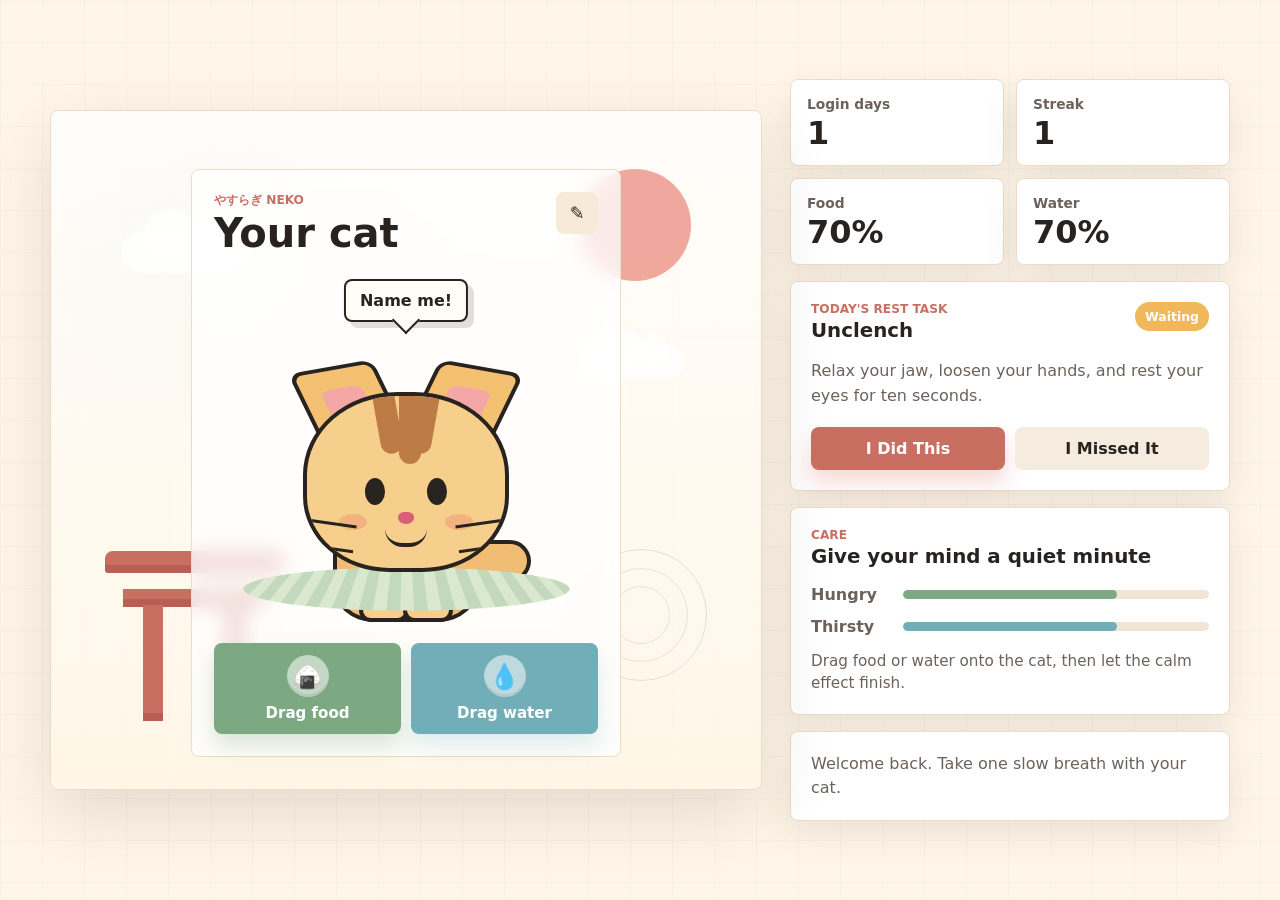
<file: assets/vibecode_voorbeelden/Codex/2026-05-07/make-a-japanese-cat-applacation-where/index.html>
<!doctype html>
<html lang="en">
  <head>
    <meta charset="UTF-8" />
    <meta name="viewport" content="width=device-width, initial-scale=1.0" />
    <title>Neko Rest Companion</title>
    <link rel="stylesheet" href="styles.css" />
  </head>
  <body>
    <main class="app-shell">
      <section class="cat-stage" aria-label="Cat companion">
        <div class="sun" aria-hidden="true"></div>
        <div class="torii" aria-hidden="true">
          <span></span><span></span><span></span><span></span>
        </div>
        <div class="cloud cloud-one" aria-hidden="true"></div>
        <div class="cloud cloud-two" aria-hidden="true"></div>
        <div class="breath-guide" aria-hidden="true"></div>

        <div class="cat-card">
          <div class="cat-name-row">
            <div>
              <p class="eyebrow">やすらぎ neko</p>
              <h1 id="catNameTitle">Your Cat</h1>
            </div>
            <button class="icon-button" id="editNameButton" type="button" aria-label="Edit cat name" title="Edit name">
              ✎
            </button>
          </div>

          <div class="cat-portrait" id="catPortrait" aria-live="polite">
            <div class="calm-effects" id="calmEffects" aria-hidden="true"></div>
            <div class="drop-hint" id="dropHint">Drop care here</div>
            <div class="mood-bubble" id="moodBubble">Name me!</div>
            <div class="cat">
              <div class="ear ear-left"></div>
              <div class="ear ear-right"></div>
              <div class="head">
                <div class="stripe stripe-left"></div>
                <div class="stripe stripe-mid"></div>
                <div class="stripe stripe-right"></div>
                <div class="eye eye-left"></div>
                <div class="eye eye-right"></div>
                <div class="cheek cheek-left"></div>
                <div class="cheek cheek-right"></div>
                <div class="nose"></div>
                <div class="mouth"></div>
                <div class="whiskers whiskers-left"></div>
                <div class="whiskers whiskers-right"></div>
              </div>
              <div class="body">
                <div class="paw paw-left"></div>
                <div class="paw paw-right"></div>
                <div class="tail"></div>
              </div>
            </div>
            <div class="floor-pattern" aria-hidden="true"></div>
          </div>

          <div class="care-actions cat-care-tray">
            <button
              class="care-token"
              id="feedButton"
              type="button"
              draggable="false"
              data-care="feed"
              aria-label="Drag onigiri to the cat or press to feed"
            >
              <span class="token-icon">🍙</span>
              <span>Drag food</span>
            </button>
            <button
              class="care-token"
              id="waterButton"
              type="button"
              draggable="false"
              data-care="water"
              aria-label="Drag water to the cat or press to give water"
            >
              <span class="token-icon">💧</span>
              <span>Drag water</span>
            </button>
          </div>

          <form class="name-form" id="nameForm">
            <label for="catNameInput">Cat name</label>
            <div class="field-row">
              <input id="catNameInput" name="catName" maxlength="18" placeholder="Mochi" autocomplete="off" />
              <button type="submit">Save</button>
            </div>
          </form>
        </div>
      </section>

      <section class="control-panel" aria-label="Cat rest and care controls">
        <div class="stats-grid">
          <article class="stat-card">
            <span>Login days</span>
            <strong id="loginDays">1</strong>
          </article>
          <article class="stat-card">
            <span>Streak</span>
            <strong id="loginStreak">1</strong>
          </article>
          <article class="stat-card">
            <span>Food</span>
            <strong id="foodLevel">70%</strong>
          </article>
          <article class="stat-card">
            <span>Water</span>
            <strong id="waterLevel">70%</strong>
          </article>
        </div>

        <article class="task-panel">
          <div class="section-heading">
            <div>
              <p class="eyebrow">today's rest task</p>
              <h2 id="taskTitle">Loading task...</h2>
            </div>
            <span class="task-status" id="taskStatus">Waiting</span>
          </div>
          <p id="taskText"></p>
          <div class="task-actions">
            <button class="primary-action" id="completeTaskButton" type="button">I Did This</button>
            <button class="quiet-action" id="missTaskButton" type="button">I Missed It</button>
          </div>
        </article>

        <article class="care-panel">
          <div class="section-heading">
            <div>
              <p class="eyebrow">care</p>
              <h2>Give your mind a quiet minute</h2>
            </div>
          </div>
          <div class="meters">
            <label>
              <span>Hungry</span>
              <meter id="foodMeter" min="0" max="100" value="70"></meter>
            </label>
            <label>
              <span>Thirsty</span>
              <meter id="waterMeter" min="0" max="100" value="70"></meter>
            </label>
          </div>
          <p class="care-note">Drag food or water onto the cat, then let the calm effect finish.</p>
        </article>

        <article class="message-panel">
          <p id="catMessage">Welcome back. Take one slow breath with your cat.</p>
        </article>
      </section>
    </main>

    <script src="app.js"></script>
  </body>
</html>
</file>
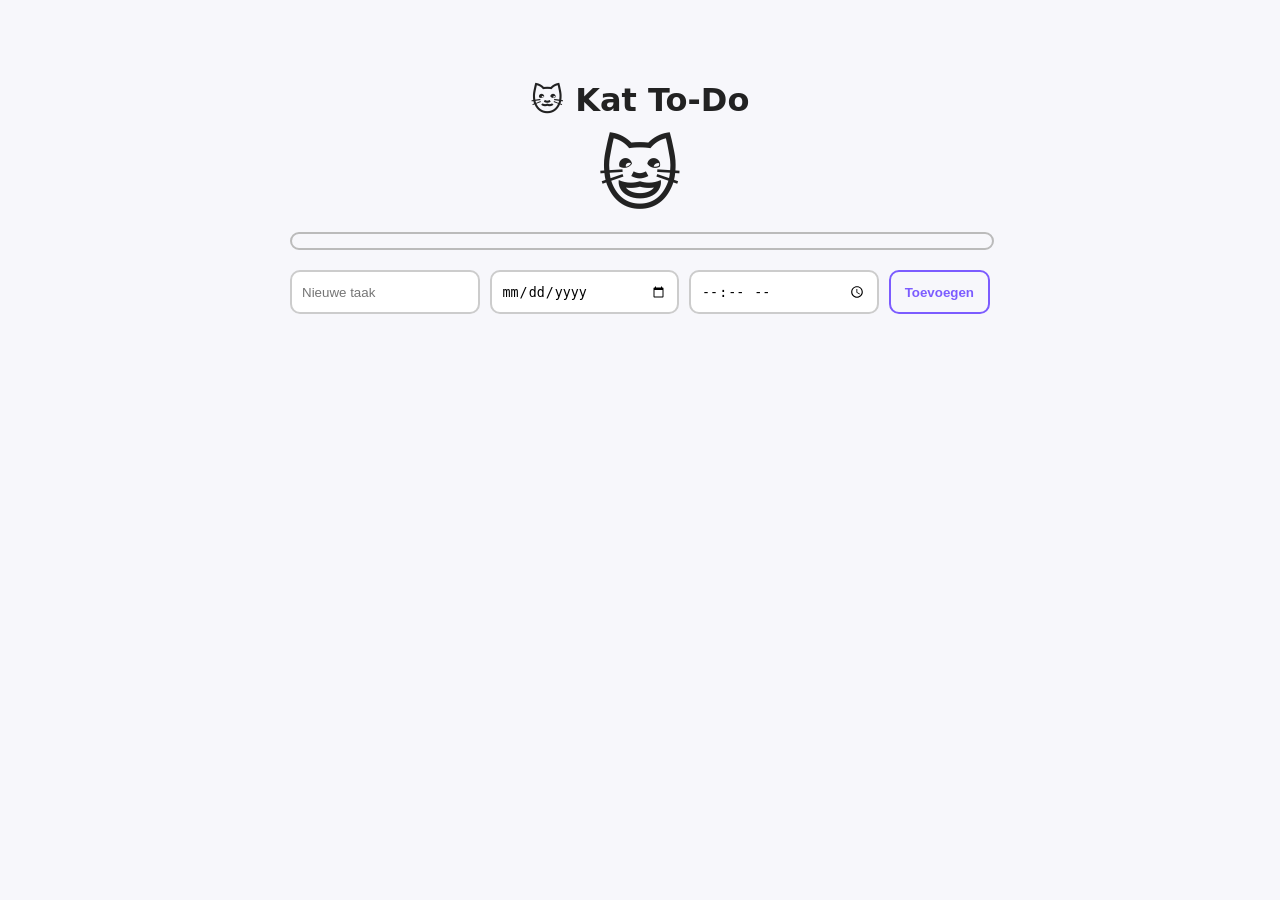
<file: assets/vibecode_voorbeelden/cat.html>
<!DOCTYPE html>
<html lang="nl">
<head>
<meta charset="UTF-8">
<meta name="viewport" content="width=device-width, initial-scale=1.0">
<title>Kat To-Do 🐱</title>

<style>
body {
    font-family: system-ui, Arial, sans-serif;
    background: #f7f7fb;
    max-width: 700px;
    margin: 40px auto;
    padding: 20px;
    color: #222;
}

/* HEADER */
h1 {
    text-align: center;
    margin-bottom: 10px;
}

/* CAT */
#kat {
    font-size: 80px;
    text-align: center;
    margin: 10px 0;
}

/* PROGRESS BAR */
#bar {
    width: 100%;
    height: 14px;
    border: 2px solid #bbb;
    border-radius: 999px;
    overflow: hidden;
    background: transparent;
    margin-bottom: 20px;
}

#bar-fill {
    height: 100%;
    width: 0%;
    background: #7c5cff;
    transition: 0.3s ease;
}

/* INPUT AREA */
.input-box {
    display: flex;
    flex-wrap: wrap;
    gap: 10px;
    margin-bottom: 20px;
}

input {
    padding: 10px;
    border: 2px solid #ccc;
    border-radius: 10px;
    outline: none;
    flex: 1;
    min-width: 120px;
    background: white;
}

input:focus {
    border-color: #7c5cff;
}

/* BUTTON */
button {
    padding: 10px 14px;
    border: 2px solid #7c5cff;
    background: transparent;
    color: #7c5cff;
    border-radius: 10px;
    cursor: pointer;
    font-weight: bold;
    transition: 0.2s;
}

button:hover {
    background: #7c5cff;
    color: white;
}

/* TASK LIST */
ul {
    padding: 0;
}

li {
    list-style: none;
    margin: 10px 0;
    padding: 12px 14px;
    border: 2px solid #ddd;
    border-radius: 12px;
    background: white;
    display: flex;
    justify-content: space-between;
    align-items: center;
    transition: 0.2s;
}

li:hover {
    border-color: #aaa;
}

/* STATES */
.overdue {
    border-color: #ff4d4d;
    color: #ff4d4d;
    font-weight: 600;
}

.done {
    text-decoration: line-through;
    color: #999;
    border-color: #cfcfcf;
}

/* DELETE BUTTON */
button.delete {
    border: 2px solid #ff4d4d;
    color: #ff4d4d;
    background: transparent;
    border-radius: 10px;
    padding: 5px 10px;
}

button.delete:hover {
    background: #ff4d4d;
    color: white;
}
</style>
</head>

<body>

<h1>🐱 Kat To-Do</h1>

<div id="kat">😺</div>

<div id="bar">
  <div id="bar-fill"></div>
</div>

<div class="input-box">
    <input type="text" id="task" placeholder="Nieuwe taak">
    <input type="date" id="date">
    <input type="time" id="time">
    <button onclick="addTask()">Toevoegen</button>
</div>

<ul id="list"></ul>

<script>

function addTask() {

    const task = document.getElementById("task").value.trim();
    const date = document.getElementById("date").value;
    const time = document.getElementById("time").value;

    if (!task) return;

    const li = document.createElement("li");

    li.dataset.date = date;
    li.dataset.time = time;

    li.innerHTML = `
        <span>
            <input type="checkbox" onchange="updateUI()">
            ${task}
            <small style="color:#777">
                ${date || "geen datum"} ${time || ""}
            </small>
        </span>

        <button class="delete" onclick="this.parentElement.remove(); updateUI();">
            delete
        </button>
    `;

    document.getElementById("list").appendChild(li);

    document.getElementById("task").value = "";
    document.getElementById("date").value = "";
    document.getElementById("time").value = "";

    updateUI();
}


function updateUI() {

    const now = new Date();
    const tasks = document.querySelectorAll("#list li");

    let done = 0;

    tasks.forEach(t => {

        const cb = t.querySelector("input");

        let due;

        const date = t.dataset.date;
        const time = t.dataset.time;

        if (!date) {
            due = new Date();
            due.setHours(12,0,0,0);
        } else {
            due = new Date(date + "T" + (time || "00:00"));
        }

        t.classList.remove("overdue","done");

        if (cb.checked) {
            done++;
            t.classList.add("done");
        } else if (now > due) {
            t.classList.add("overdue");
        }
    });

    const total = tasks.length;
    const percent = total ? (done / total) * 100 : 0;

    document.getElementById("bar-fill").style.width = percent + "%";

    const cat = document.getElementById("kat");

    if (total === 0) cat.textContent = "😺";
    else if (percent === 100) cat.textContent = "😻";
    else if (percent >= 75) cat.textContent = "😸";
    else if (percent >= 50) cat.textContent = "😺";
    else if (percent >= 25) cat.textContent = "😿";
    else cat.textContent = "😭";
}

</script>

</body>
</html>
</file>
<file: assets/vibecode_voorbeelden/Codex/2026-05-07/make-a-japanese-cat-applacation-where/styles.css>
:root {
  color-scheme: light;
  --ink: #28231f;
  --muted: #6c625b;
  --paper: #fff9ef;
  --panel: #ffffff;
  --line: #eadcc8;
  --red: #c96f61;
  --rose: #f5a6a6;
  --tea: #7ca982;
  --aqua: #72aeb7;
  --gold: #f0b85a;
  --lavender: #aaa1c8;
  --shadow: 0 24px 70px rgba(56, 42, 31, 0.14);
}

* {
  box-sizing: border-box;
}

body {
  margin: 0;
  min-height: 100vh;
  color: var(--ink);
  font-family: Avenir, "Segoe UI", system-ui, sans-serif;
  background:
    linear-gradient(90deg, rgba(114, 174, 183, 0.05) 1px, transparent 1px),
    linear-gradient(rgba(124, 169, 130, 0.05) 1px, transparent 1px),
    #fff6e9;
  background-size: 42px 42px;
}

button,
input {
  font: inherit;
}

button {
  border: 0;
  cursor: pointer;
  transition: transform 160ms ease, box-shadow 160ms ease, background 160ms ease;
}

button:active {
  transform: translateY(1px) scale(0.99);
}

button:disabled {
  cursor: not-allowed;
  opacity: 0.62;
  box-shadow: none;
}

.app-shell {
  width: min(1180px, calc(100% - 32px));
  min-height: 100vh;
  margin: 0 auto;
  display: grid;
  grid-template-columns: minmax(320px, 1fr) minmax(330px, 440px);
  gap: 28px;
  align-items: center;
  padding: 28px 0;
}

.cat-stage {
  position: relative;
  min-height: 680px;
  border: 1px solid var(--line);
  border-radius: 8px;
  overflow: hidden;
  background:
    linear-gradient(180deg, rgba(255, 255, 255, 0.8), rgba(255, 246, 230, 0.75)),
    radial-gradient(circle at 25% 20%, rgba(114, 174, 183, 0.16), transparent 32%);
  box-shadow: var(--shadow);
}

.sun {
  position: absolute;
  top: 58px;
  right: 70px;
  width: 112px;
  aspect-ratio: 1;
  border-radius: 50%;
  background: #e35a4c;
  opacity: 0.52;
  animation: sunBreathe 8s ease-in-out infinite;
}

.torii {
  position: absolute;
  left: 54px;
  bottom: 68px;
  width: 178px;
  height: 170px;
}

.torii span {
  position: absolute;
  background: var(--red);
  box-shadow: inset 0 -8px 0 rgba(117, 33, 28, 0.2);
}

.torii span:nth-child(1) {
  top: 0;
  left: 0;
  width: 178px;
  height: 22px;
  border-radius: 8px 8px 3px 3px;
}

.torii span:nth-child(2) {
  top: 38px;
  left: 18px;
  width: 142px;
  height: 18px;
}

.torii span:nth-child(3),
.torii span:nth-child(4) {
  top: 54px;
  width: 20px;
  height: 116px;
}

.torii span:nth-child(3) {
  left: 38px;
}

.torii span:nth-child(4) {
  right: 38px;
}

.cloud {
  position: absolute;
  width: 130px;
  height: 42px;
  border-radius: 999px;
  background: rgba(255, 255, 255, 0.82);
}

.cloud::before,
.cloud::after {
  content: "";
  position: absolute;
  border-radius: 50%;
  background: inherit;
}

.cloud::before {
  left: 22px;
  top: -22px;
  width: 54px;
  height: 54px;
}

.cloud::after {
  right: 20px;
  top: -14px;
  width: 42px;
  height: 42px;
}

.cloud-one {
  top: 120px;
  left: 70px;
  animation: cloudDrift 18s ease-in-out infinite;
}

.cloud-two {
  top: 230px;
  right: 62px;
  transform: scale(0.78);
  animation: cloudDriftSmall 22s ease-in-out infinite;
}

.breath-guide {
  position: absolute;
  right: 54px;
  bottom: 108px;
  width: 132px;
  height: 132px;
  border: 1px solid rgba(114, 174, 183, 0.28);
  border-radius: 50%;
  animation: breathRing 7s ease-in-out infinite;
}

.breath-guide::before,
.breath-guide::after {
  content: "";
  position: absolute;
  inset: 18px;
  border: 1px solid rgba(124, 169, 130, 0.22);
  border-radius: inherit;
}

.breath-guide::after {
  inset: 36px;
}

.cat-card {
  position: absolute;
  left: 50%;
  bottom: 32px;
  width: min(430px, calc(100% - 32px));
  transform: translateX(-50%);
  padding: 22px;
  border: 1px solid var(--line);
  border-radius: 8px;
  background: rgba(255, 255, 255, 0.76);
  backdrop-filter: blur(10px);
}

.cat-name-row,
.section-heading {
  display: flex;
  align-items: flex-start;
  justify-content: space-between;
  gap: 16px;
}

.eyebrow {
  margin: 0 0 4px;
  color: var(--red);
  font-size: 0.76rem;
  font-weight: 800;
  letter-spacing: 0;
  text-transform: uppercase;
}

h1,
h2,
p {
  margin-top: 0;
}

h1 {
  margin-bottom: 0;
  font-family: "Hiragino Maru Gothic ProN", "Yu Gothic", Avenir, system-ui, sans-serif;
  font-size: 2.5rem;
  line-height: 1;
}

h2 {
  margin-bottom: 0;
  font-size: 1.24rem;
  line-height: 1.15;
}

.icon-button {
  width: 42px;
  height: 42px;
  border-radius: 8px;
  color: var(--ink);
  background: #f7ead8;
  font-size: 1.1rem;
}

.cat-portrait {
  position: relative;
  height: 360px;
  margin: 18px 0 12px;
  display: grid;
  place-items: center;
}

.calm-effects {
  position: absolute;
  inset: 0;
  z-index: 4;
  pointer-events: none;
}

.drop-hint {
  position: absolute;
  left: 50%;
  bottom: 38px;
  z-index: 5;
  transform: translateX(-50%) translateY(8px);
  min-width: 132px;
  padding: 9px 12px;
  border: 1px dashed rgba(40, 35, 31, 0.32);
  border-radius: 999px;
  color: var(--muted);
  background: rgba(255, 253, 247, 0.86);
  font-size: 0.84rem;
  font-weight: 800;
  text-align: center;
  opacity: 0;
  pointer-events: none;
  transition: opacity 180ms ease, transform 180ms ease, border-color 180ms ease, background 180ms ease;
}

.cat-portrait.is-drag-target .drop-hint {
  opacity: 1;
  transform: translateX(-50%) translateY(0);
}

.cat-portrait.is-drag-target::before {
  content: "";
  position: absolute;
  inset: 28px 18px 12px;
  z-index: 1;
  border: 2px dashed rgba(124, 169, 130, 0.55);
  border-radius: 8px;
  background: rgba(124, 169, 130, 0.08);
  animation: targetBreathe 1400ms ease-in-out infinite;
  pointer-events: none;
}

.cat-portrait.is-water-target::before {
  border-color: rgba(114, 174, 183, 0.62);
  background: rgba(114, 174, 183, 0.1);
}

.cat-portrait.is-feed-target .drop-hint {
  border-color: rgba(124, 169, 130, 0.7);
}

.cat-portrait.is-water-target .drop-hint {
  border-color: rgba(114, 174, 183, 0.74);
}

.cat-portrait.is-drop-hover .drop-hint {
  color: #fff;
  background: var(--tea);
  border-color: var(--tea);
}

.cat-portrait.is-water-target.is-drop-hover .drop-hint {
  background: var(--aqua);
  border-color: var(--aqua);
}

.calm-effects span {
  position: absolute;
  left: calc(50% + var(--drift));
  top: 190px;
  color: var(--tea);
  font-weight: 800;
  text-shadow: 0 2px 0 rgba(255, 255, 255, 0.8);
  opacity: 0;
  animation: floatCalm 1500ms ease-out var(--delay) forwards;
}

.mood-bubble {
  position: absolute;
  top: 8px;
  left: 50%;
  z-index: 3;
  min-width: 116px;
  transform: translateX(-50%);
  padding: 10px 14px;
  border: 2px solid var(--ink);
  border-radius: 8px;
  background: #fffdf7;
  text-align: center;
  font-weight: 800;
  box-shadow: 6px 6px 0 rgba(40, 35, 31, 0.14);
}

.mood-bubble::after {
  content: "";
  position: absolute;
  left: 50%;
  bottom: -10px;
  width: 18px;
  height: 18px;
  transform: translateX(-50%) rotate(45deg);
  border-right: 2px solid var(--ink);
  border-bottom: 2px solid var(--ink);
  background: inherit;
}

.cat {
  position: relative;
  width: 250px;
  height: 278px;
  margin-top: 64px;
  --cat-scale: 1;
  animation: catBreathe 5.5s ease-in-out infinite;
}

.ear {
  position: absolute;
  top: 18px;
  width: 82px;
  height: 92px;
  background: #f4c173;
  border: 4px solid var(--ink);
  border-radius: 12px;
}

.ear::after {
  content: "";
  position: absolute;
  inset: 20px 17px;
  background: var(--rose);
  border-radius: 8px;
}

.ear-left {
  left: 28px;
  transform: rotate(-26deg) skewY(16deg);
}

.ear-right {
  right: 28px;
  transform: rotate(26deg) skewY(-16deg);
}

.head {
  position: absolute;
  top: 48px;
  left: 22px;
  width: 206px;
  height: 180px;
  border: 4px solid var(--ink);
  border-radius: 46% 46% 42% 42%;
  background: #f7cf8c;
  overflow: hidden;
  z-index: 2;
}

.stripe {
  position: absolute;
  top: -4px;
  width: 22px;
  height: 62px;
  border-radius: 0 0 20px 20px;
  background: #bd7b45;
}

.stripe-left {
  left: 70px;
  transform: rotate(-10deg);
}

.stripe-mid {
  left: 92px;
  height: 72px;
}

.stripe-right {
  right: 70px;
  transform: rotate(10deg);
}

.eye {
  position: absolute;
  top: 82px;
  width: 20px;
  height: 27px;
  border-radius: 50%;
  background: var(--ink);
}

.eye-left {
  left: 58px;
}

.eye-right {
  right: 58px;
}

.cheek {
  position: absolute;
  top: 118px;
  width: 28px;
  height: 16px;
  border-radius: 50%;
  background: rgba(230, 96, 93, 0.25);
}

.cheek-left {
  left: 32px;
}

.cheek-right {
  right: 32px;
}

.nose {
  position: absolute;
  left: 50%;
  top: 116px;
  width: 16px;
  height: 12px;
  transform: translateX(-50%);
  border-radius: 50% 50% 60% 60%;
  background: #d85f75;
}

.mouth {
  position: absolute;
  left: 50%;
  top: 133px;
  width: 42px;
  height: 18px;
  transform: translateX(-50%);
  border-bottom: 4px solid var(--ink);
  border-radius: 0 0 50px 50px;
}

.whiskers {
  position: absolute;
  top: 126px;
  width: 48px;
  height: 28px;
  border-top: 3px solid var(--ink);
  border-bottom: 3px solid var(--ink);
}

.whiskers-left {
  left: 0;
  transform: rotate(8deg);
  border-left: 0;
}

.whiskers-right {
  right: 0;
  transform: rotate(-8deg);
  border-right: 0;
}

.body {
  position: absolute;
  left: 52px;
  bottom: 0;
  width: 146px;
  height: 130px;
  border: 4px solid var(--ink);
  border-radius: 48% 48% 28% 28%;
  background: #f1bd74;
}

.paw {
  position: absolute;
  bottom: -4px;
  width: 50px;
  height: 32px;
  border: 4px solid var(--ink);
  border-radius: 28px 28px 16px 16px;
  background: #f7cf8c;
}

.paw-left {
  left: 22px;
}

.paw-right {
  right: 22px;
}

.tail {
  position: absolute;
  right: -56px;
  bottom: 36px;
  width: 90px;
  height: 42px;
  border: 4px solid var(--ink);
  border-left: 0;
  border-radius: 0 60px 60px 0;
  background: #f1bd74;
  transform-origin: 8px 22px;
  animation: tailSway 5.5s ease-in-out infinite;
}

.floor-pattern {
  position: absolute;
  bottom: 8px;
  width: 84%;
  height: 74px;
  border-radius: 50%;
  background:
    repeating-linear-gradient(90deg, rgba(107, 155, 114, 0.2) 0 12px, transparent 12px 24px),
    #d9e8cf;
  transform: perspective(220px) rotateX(55deg);
}

.cat-portrait.care-pulse .floor-pattern,
.cat-portrait.water-pulse .floor-pattern,
.cat-portrait.rest-pulse .floor-pattern {
  animation: softRipple 1100ms ease-out;
}

.cat-portrait.care-pulse .cat,
.cat-portrait.water-pulse .cat,
.cat-portrait.rest-pulse .cat {
  animation: purr 850ms ease-in-out, catBreathe 5.5s ease-in-out 850ms infinite;
}

.cat-portrait.water-pulse .floor-pattern {
  background:
    repeating-linear-gradient(90deg, rgba(114, 174, 183, 0.24) 0 12px, transparent 12px 24px),
    #d4eceb;
}

.cat-portrait.rest-pulse .floor-pattern {
  background:
    repeating-linear-gradient(90deg, rgba(170, 161, 200, 0.22) 0 12px, transparent 12px 24px),
    #e6e1ee;
}

.cat-portrait.happy .eye {
  height: 13px;
  border-radius: 999px;
  transform: translateY(6px);
}

.cat-portrait.happy .mouth {
  height: 25px;
  border-bottom-width: 5px;
}

.cat-portrait.mad .eye {
  height: 11px;
  border-radius: 999px;
  transform: rotate(12deg);
}

.cat-portrait.mad .eye-right {
  transform: rotate(-12deg);
}

.cat-portrait.mad .mouth {
  width: 34px;
  top: 145px;
  border-top: 4px solid var(--ink);
  border-bottom: 0;
  border-radius: 50px 50px 0 0;
}

.cat-portrait.needy .mouth {
  width: 18px;
  height: 18px;
  border: 4px solid var(--ink);
  border-radius: 50%;
}

.name-form {
  display: none;
  padding-top: 12px;
  border-top: 1px solid var(--line);
}

.name-form.is-open {
  display: block;
}

.name-form label {
  display: block;
  margin-bottom: 8px;
  color: var(--muted);
  font-size: 0.9rem;
  font-weight: 800;
}

.field-row {
  display: grid;
  grid-template-columns: 1fr auto;
  gap: 10px;
}

input {
  min-width: 0;
  border: 1px solid var(--line);
  border-radius: 8px;
  padding: 12px 13px;
  color: var(--ink);
  background: #fffdf8;
}

.field-row button,
.primary-action,
.care-actions button {
  border-radius: 8px;
  padding: 12px 16px;
  color: #fff;
  background: var(--red);
  font-weight: 800;
  box-shadow: 0 12px 22px rgba(216, 77, 61, 0.22);
}

.control-panel {
  display: grid;
  gap: 16px;
}

.stats-grid {
  display: grid;
  grid-template-columns: repeat(2, minmax(0, 1fr));
  gap: 12px;
}

.stat-card,
.task-panel,
.care-panel,
.message-panel {
  border: 1px solid var(--line);
  border-radius: 8px;
  background: var(--panel);
  box-shadow: 0 14px 36px rgba(56, 42, 31, 0.1);
}

.stat-card {
  padding: 16px;
}

.stat-card span {
  display: block;
  color: var(--muted);
  font-size: 0.86rem;
  font-weight: 800;
}

.stat-card strong {
  display: block;
  margin-top: 5px;
  font-size: 2rem;
  line-height: 1;
}

.task-panel,
.care-panel,
.message-panel {
  padding: 20px;
}

.task-status {
  flex: 0 0 auto;
  border-radius: 999px;
  padding: 7px 10px;
  color: #fff;
  background: var(--gold);
  font-size: 0.78rem;
  font-weight: 800;
}

.task-status.done {
  background: var(--tea);
}

.task-status.missed {
  background: var(--lavender);
}

#taskText {
  margin: 16px 0 0;
  color: var(--muted);
  line-height: 1.55;
}

.task-actions,
.care-actions {
  display: grid;
  grid-template-columns: 1fr 1fr;
  gap: 10px;
  margin-top: 18px;
}

.care-actions {
  align-items: stretch;
}

.cat-care-tray {
  margin-top: 0;
}

.care-token {
  min-height: 72px;
  display: grid;
  place-items: center;
  align-content: center;
  gap: 7px;
  user-select: none;
  touch-action: none;
}

.care-token span:last-child {
  font-size: 0.94rem;
}

.care-token .token-icon {
  display: grid;
  place-items: center;
  width: 42px;
  height: 42px;
  border-radius: 50%;
  background: rgba(255, 255, 255, 0.55);
  font-size: 1.55rem;
  box-shadow: inset 0 -3px 0 rgba(40, 35, 31, 0.08);
}

.care-note {
  margin: 14px 0 0;
  color: var(--muted);
  font-size: 0.95rem;
  line-height: 1.45;
}

.care-token:hover {
  transform: translateY(-2px);
}

.care-token.is-dragging {
  opacity: 0.45;
  transform: scale(0.96);
}

.drag-ghost {
  position: fixed;
  z-index: 999;
  width: 64px;
  height: 64px;
  display: grid;
  place-items: center;
  border-radius: 50%;
  background: rgba(255, 253, 247, 0.95);
  border: 2px solid rgba(40, 35, 31, 0.16);
  box-shadow: 0 16px 34px rgba(56, 42, 31, 0.2);
  font-size: 2rem;
  pointer-events: none;
  transform: translate(-50%, -50%);
}

.drag-ghost.water-ghost {
  background: rgba(231, 249, 250, 0.96);
}

.drag-ghost.feed-ghost {
  background: rgba(250, 246, 227, 0.96);
}

.quiet-action {
  border-radius: 8px;
  padding: 12px 16px;
  color: var(--ink);
  background: #f5ecdf;
  font-weight: 800;
}

.meters {
  display: grid;
  gap: 13px;
  margin-top: 16px;
}

.meters label {
  display: grid;
  grid-template-columns: 80px 1fr;
  gap: 12px;
  align-items: center;
  color: var(--muted);
  font-weight: 800;
}

meter {
  width: 100%;
  height: 18px;
}

meter::-webkit-meter-bar {
  border: 0;
  border-radius: 999px;
  background: #f2e5d5;
}

meter::-webkit-meter-optimum-value {
  border-radius: 999px;
  background: var(--tea);
}

#waterMeter::-webkit-meter-optimum-value {
  background: var(--aqua);
}

.care-actions button:nth-child(1) {
  background: var(--tea);
  box-shadow: 0 12px 22px rgba(78, 135, 83, 0.2);
}

.care-actions button:nth-child(2) {
  background: var(--aqua);
  box-shadow: 0 12px 22px rgba(90, 169, 183, 0.2);
}

.message-panel p {
  margin: 0;
  color: var(--muted);
  line-height: 1.5;
}

@keyframes sunBreathe {
  0%,
  100% {
    transform: scale(0.96);
  }

  50% {
    transform: scale(1.04);
  }
}

@keyframes cloudDrift {
  0%,
  100% {
    transform: translateX(0);
  }

  50% {
    transform: translateX(18px);
  }
}

@keyframes cloudDriftSmall {
  0%,
  100% {
    transform: translateX(0) scale(0.78);
  }

  50% {
    transform: translateX(-16px) scale(0.78);
  }
}

@keyframes breathRing {
  0%,
  100% {
    opacity: 0.18;
    transform: scale(0.82);
  }

  50% {
    opacity: 0.45;
    transform: scale(1);
  }
}

@keyframes catBreathe {
  0%,
  100% {
    transform: translateY(0) scale(var(--cat-scale));
  }

  50% {
    transform: translateY(5px) scale(var(--cat-scale));
  }
}

@keyframes tailSway {
  0%,
  100% {
    transform: rotate(0deg);
  }

  50% {
    transform: rotate(4deg);
  }
}

@keyframes softRipple {
  0% {
    box-shadow: 0 0 0 0 rgba(114, 174, 183, 0.28);
  }

  100% {
    box-shadow: 0 0 0 34px rgba(114, 174, 183, 0);
  }
}

@keyframes purr {
  0%,
  100% {
    transform: translateY(0) scale(var(--cat-scale));
  }

  30% {
    transform: translateY(4px) scale(calc(var(--cat-scale) * 1.015));
  }

  60% {
    transform: translateY(1px) scale(calc(var(--cat-scale) * 1.008));
  }
}

@keyframes floatCalm {
  0% {
    opacity: 0;
    transform: translate(-50%, 16px) scale(0.92);
  }

  18% {
    opacity: 0.95;
  }

  100% {
    opacity: 0;
    transform: translate(-50%, -112px) scale(1.12);
  }
}

@keyframes targetBreathe {
  0%,
  100% {
    opacity: 0.7;
    transform: scale(0.99);
  }

  50% {
    opacity: 1;
    transform: scale(1.01);
  }
}

@media (prefers-reduced-motion: reduce) {
  *,
  *::before,
  *::after {
    animation-duration: 1ms !important;
    animation-iteration-count: 1 !important;
    scroll-behavior: auto !important;
    transition-duration: 1ms !important;
  }
}

@media (max-width: 860px) {
  .app-shell {
    grid-template-columns: 1fr;
    align-items: start;
  }

  .cat-stage {
    min-height: 620px;
  }

  .control-panel {
    padding-bottom: 24px;
  }
}

@media (max-width: 520px) {
  .app-shell {
    width: min(100% - 20px, 1180px);
    padding: 10px 0;
    gap: 12px;
  }

  .cat-stage {
    min-height: 560px;
  }

  .cat-card {
    padding: 16px;
  }

  h1 {
    font-size: 2rem;
  }

  .cat {
    --cat-scale: 0.82;
  }

  .cat-portrait {
    height: 310px;
  }

  .stats-grid,
  .task-actions {
    grid-template-columns: 1fr;
  }

  .sun {
    right: 22px;
  }

  .torii {
    left: 18px;
    transform: scale(0.75);
    transform-origin: bottom left;
  }
}
</file>
